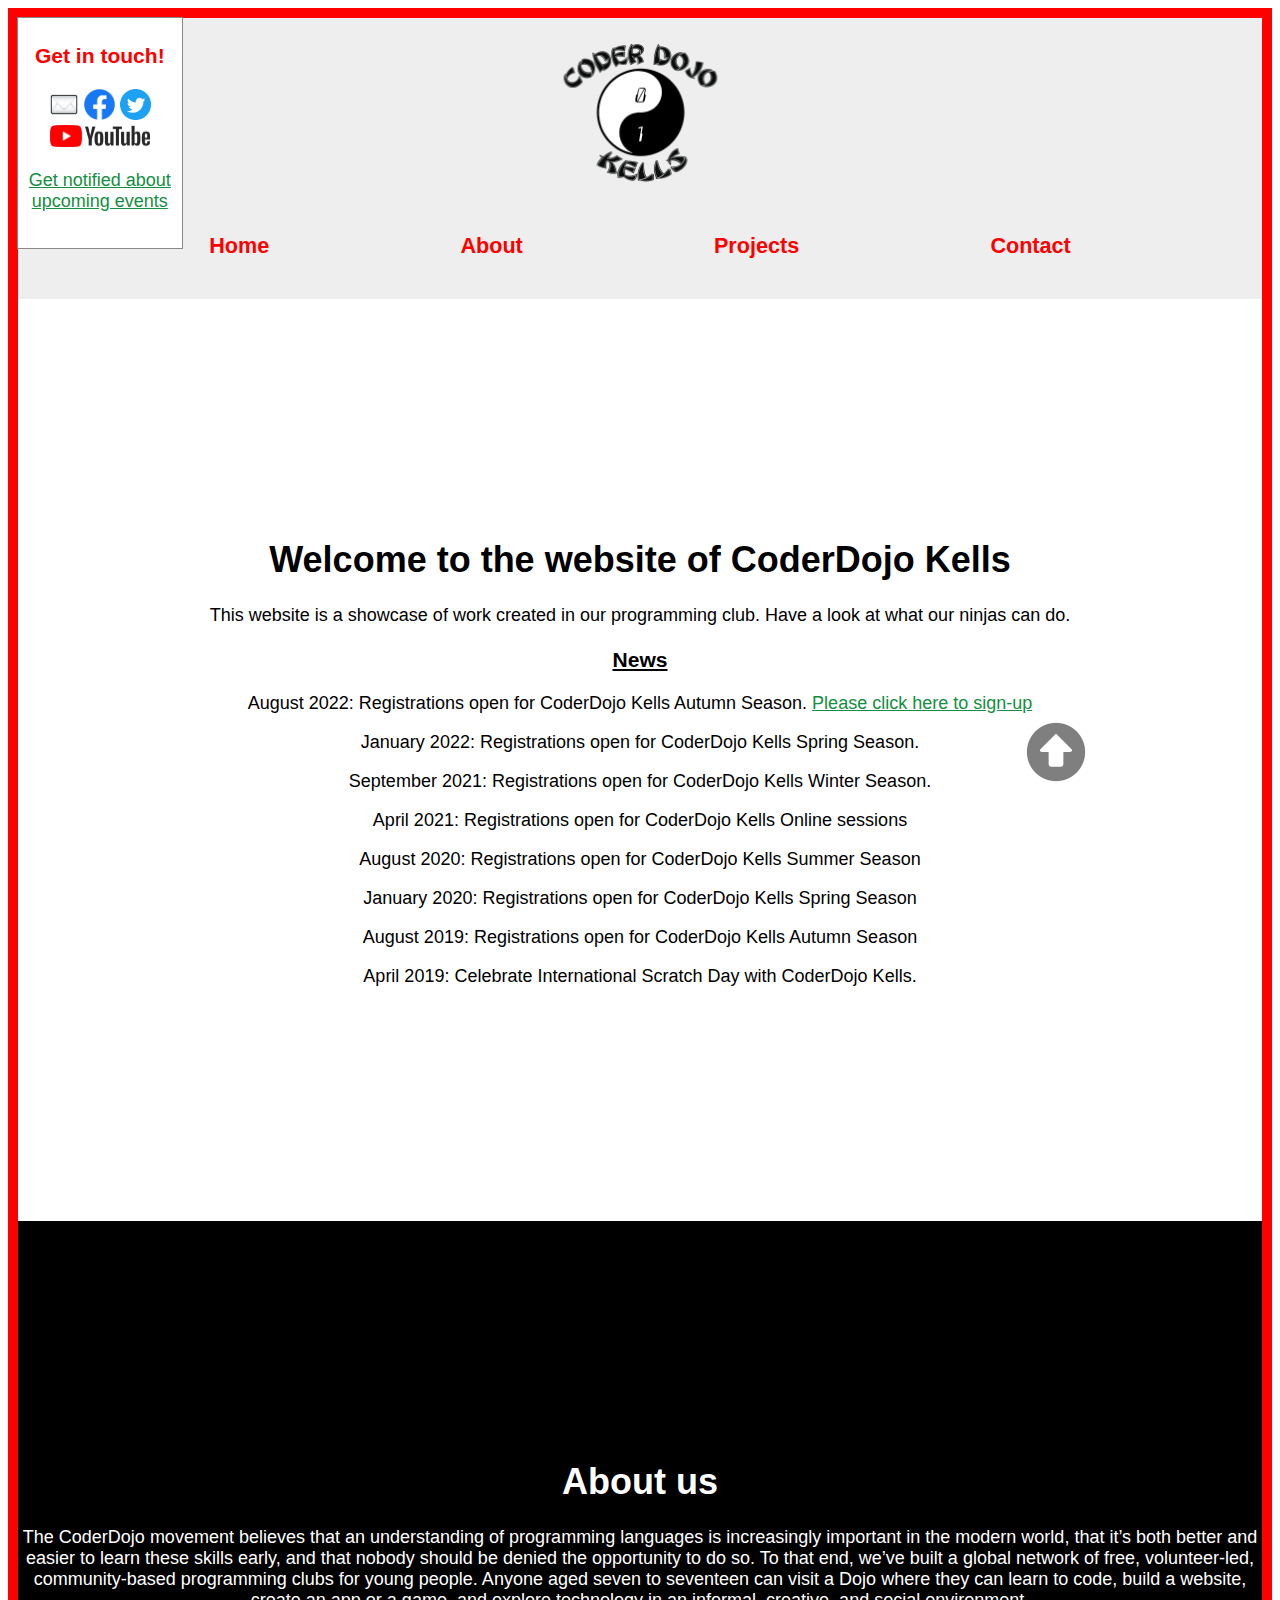
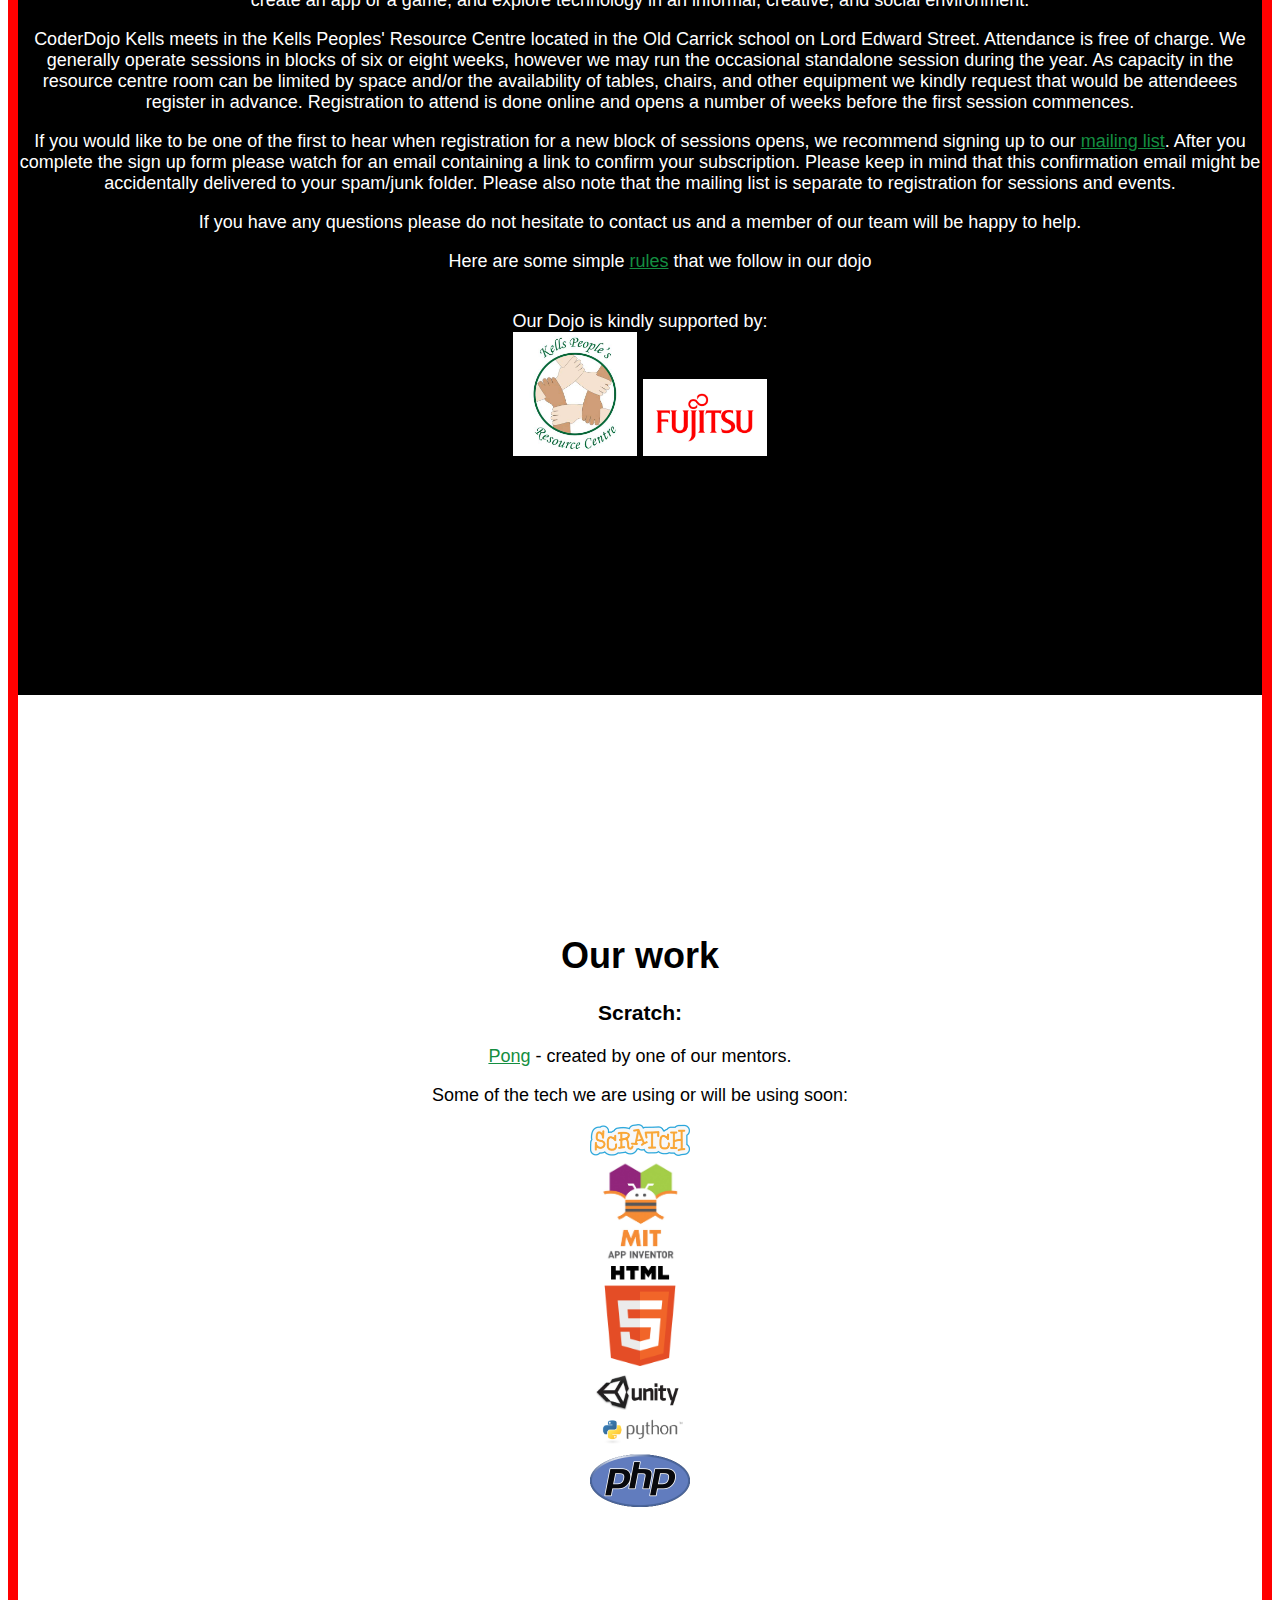
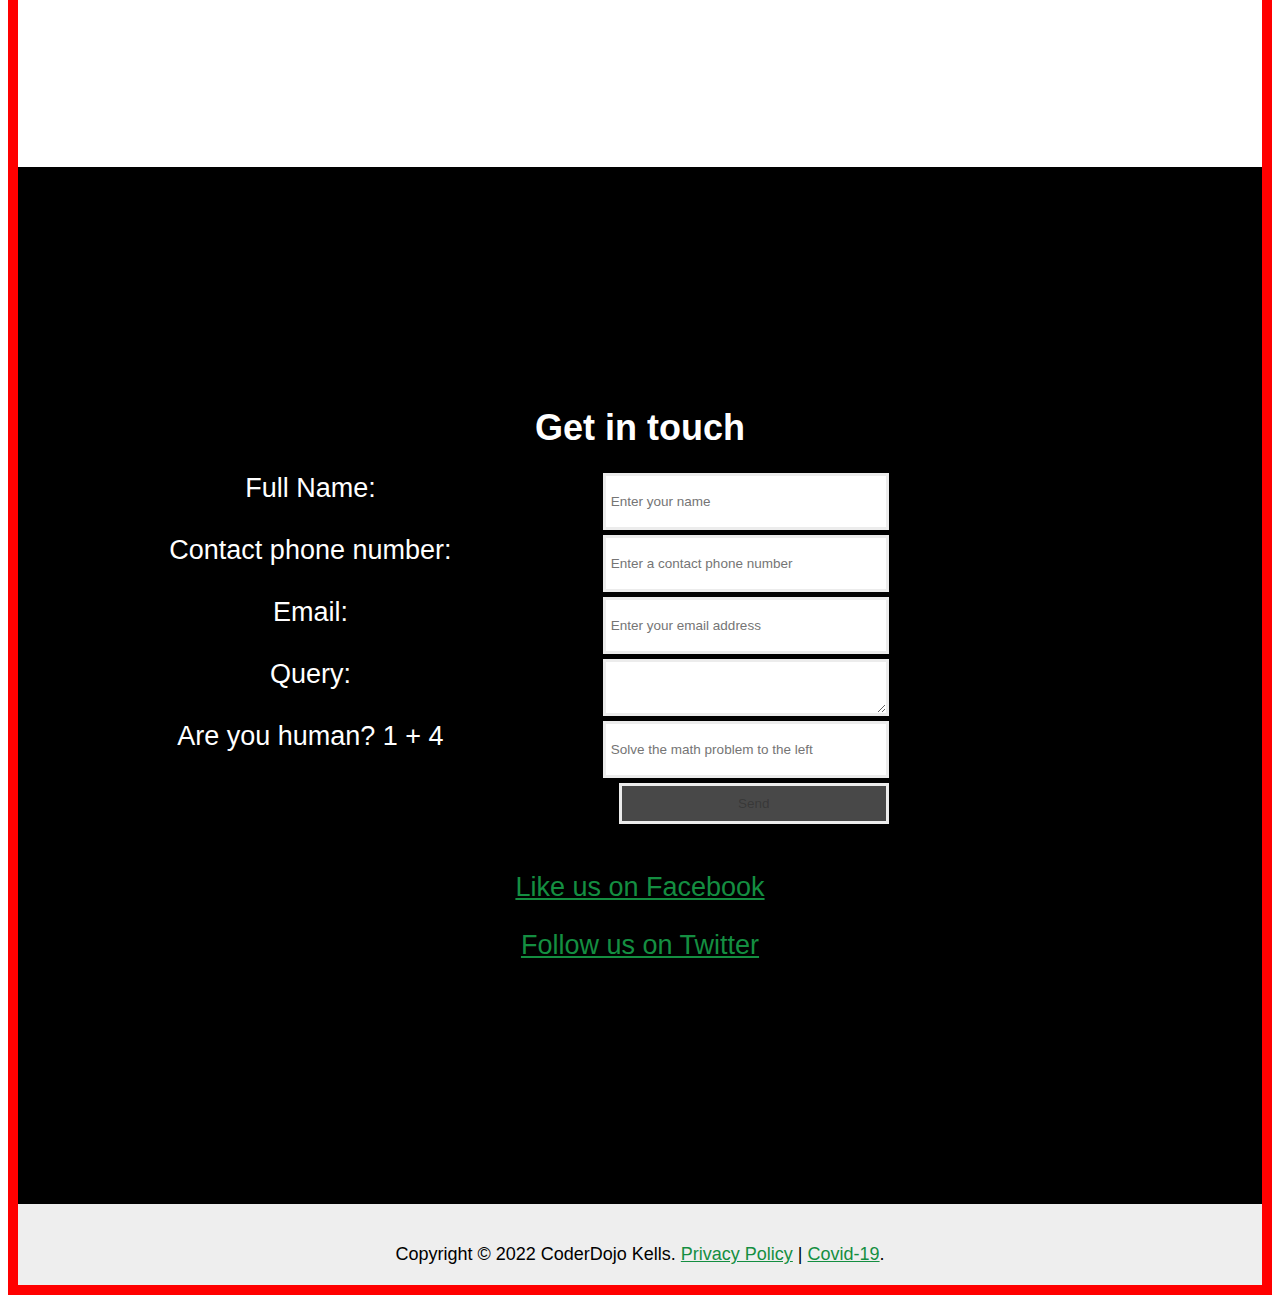
<file: index.html>
<!DOCTYPE html>
<html>
  <head>
    <meta charset="utf-8">
    <title>CoderDojo Kells</title>
    <link rel="stylesheet" href="css/main-style.css">
  </head>
  <body>

    <div class="grid-container">

      <div class="item1">
        <a name="top"></a>
        <img src="images/cdk_newlogo.png" alt="Kells Coder Dojo logo">

        <div id="socialbuttons">
          <h3> Get in touch! </h3>
          <a href="#contact"> <img src="images/mail.png" alt="email"></a>
          <a href="https://www.facebook.com/coderdojokells/" target="_blank"> <img src="images/facebook.png" alt="facebook" id="fbicon"></a>
          <a href="https://twitter.com/coderdojokells" target="_blank"> <img src="images/twitter.png" alt="twitter" id="ticon"></a>
          <br/>
          <a href="https://www.youtube.com/channel/UCpEz2GrlmHlRuWuXaYKVQ6g" target="_blank"> <img src="images/yt_logo_rgb_light.png" alt="youtube" id="yticon"></a>
          <p> <a href="subscribe.html" target="_blank">Get notified about upcoming events</a>  </p>
        </div>


      </div>

      <div class="item2" id="nav">
            <a href="#home">Home</a>
            <a href="#about">About</a>
            <a href="#projects">Projects</a>
            <a href="#contact">Contact</a>
      </div>

      <div class="item3">

        <div class="section" id="home"> <a name="home"></a>
          <h1>Welcome to the website of CoderDojo Kells</h1>

            <p>
              This website is a showcase of work created in our programming club. Have a look at
              what our ninjas can do.
          </p>

          <h3><u>News</u></h3>
          <p>
            August 2022: Registrations open for CoderDojo Kells Autumn Season.
            <a href="events/registration.html" target="_blank">Please click here to sign-up</a>
          </p>          
        <p>
          January 2022: Registrations open for CoderDojo Kells Spring Season.
        </p>
      <p>
        September 2021: Registrations open for CoderDojo Kells Winter Season.
      </p>

			<p>
          April 2021: Registrations open for CoderDojo Kells Online sessions
      </p>
       <p>
         August 2020: Registrations open for CoderDojo Kells Summer Season
      </p>
      <p>
       January 2020: Registrations open for CoderDojo Kells Spring Season
      </p>
		  <p>
          August 2019: Registrations open for CoderDojo Kells Autumn Season
       </p>
      <p>
         April 2019: Celebrate International Scratch Day with CoderDojo Kells.
      </p>

        </div>
        <div class="section" id="about"> <a name="about"></a>
          <h1>About us</h1>

          <p>
            The CoderDojo movement believes that an understanding of programming languages is increasingly important in the modern world, that it’s both better and easier to learn these skills early, and that nobody should be denied the opportunity to do so.
            To that end, we’ve built a global network of free, volunteer-led, community-based programming clubs for young people. Anyone aged seven to seventeen can visit a Dojo where they can learn to code, build a website, create an app or a game, and explore technology in an informal, creative, and social environment.
        </p>
        <p>
          CoderDojo Kells meets in the Kells Peoples' Resource Centre located in the Old Carrick school
          on Lord Edward Street. Attendance is free of charge. We generally operate sessions in blocks of six or eight weeks, however we may
		  run the occasional standalone session during the year. As capacity in the resource centre room can be limited
		  by space and/or the availability of tables, chairs, and other equipment we kindly request that would be attendeees register
		  in advance. Registration to attend is done online and opens a number of weeks before the first session commences.
        </p>
		<p>
		 If you would like to be one of the first to hear when registration for a new block of sessions opens, we recommend
		 signing up to our <a href="https://coderdojokells.com/subscribe.html" target="_blank">mailing list</a>. After you complete the sign up
		form please watch for an email containing a link to confirm your subscription. Please keep in mind that this confirmation email might be accidentally
		delivered to your spam/junk folder. Please also note that the mailing list is separate to registration for sessions and events.
		</p>
		<p>
		If you have any questions please do not hesitate to contact us and a member of our team will be happy to help.
		</p>

        <p>
          <ul>
            <!-- <li> <a href="docs/kcd_poster_autumn2018.jpg" target="_blank">Poster</a> containing details of current block of sessions. </li> -->
            <li> Here are some simple <a href="docs/kcd_rules.jpg" target="_blank">rules</a> that we follow in our dojo </li>
          </ul>
          <br>
          Our Dojo is kindly supported by:<br>
          <a href="http://kellsresourcecentre.ie/" target="_blank"> <img src="images/kprc_logo.jpg" alt="Kells Peoples' Resource Centre logo" class="supporterlogo"></a>
          <a href="https://www.fujitsu.com/ie/" target="_blank"><img src="images/fujitsu_logo.jpg" alt="Fujitsu logo" class="supporterlogo"></a>
          <!-- <a href="http://www.jetbrains.com" target="_blank"><img src="images/jetbrains-blackandwhite.png" alt="JetBrains logo" class="supporterlogo"></a> -->
        </p>

        </div>
        <div class="section" id="projects"> <a name="projects"></a>
          <h1>Our work</h1>

          <!-- <iframe allowtransparency="true" width="485" height="402" src="//scratch.mit.edu/projects/embed/219456310/?autostart=false" frameborder="0" allowfullscreen></iframe> -->
          <h3>Scratch: </h3>
          <p>
            <a href="//scratch.mit.edu/projects/embed/219456310/?autostart=false" target="_blank">Pong</a> - created by one
            of our mentors.
          </p>
          <p>
            Some of the tech we are using or will be using soon: <br>
            <div class="techlogo"> <img src="images/tools/scratch-logo.png" alt="Scratch logo"> </div>
            <div class="techlogo"> <img src="images/tools/appinventor.jpg" alt="App Inventor logo"> </div>
            <div class="techlogo"> <img src="images/tools/html5-logo.png" alt="HTML 5 logo"> </div>
            <div class="techlogo"> <img src="images/tools/unityenginelogo.jpg" alt="Unity Engine logo"> </div>
            <div class="techlogo"> <img src="images/tools/python-logo.png" alt="Python logo"> </div>
            <div class="techlogo"> <img src="images/tools/php-logo.png" alt="PHP logo"> </div>
          </p>
          <p>&nbsp; </p>
        </div>

        <div class="section" id="contact"> <a name="contact"></a>
          <h1>Get in touch</h1>

          <div class="contact-panel">
            <form class="contact-form" action="javascript:sendMail();" autocomplete="off">
              <label for="fullname">Full Name: </label>
              <input type="text" name="fullname" id="fullname" placeholder="Enter your name">
              <br/><br/>

              <label for="phone">Contact phone number: </label>
              <input type="text" name="phone" id="phone" placeholder="Enter a contact phone number">
              <br/><br/>

              <label for="email">Email: </label>
              <input type="text" name="email" id="email" placeholder="Enter your email address">
              <br/><br/>

              <label for="message">Query: </label>
              <textarea type="text" name="message" id="message"> </textarea>

              <br/><br/>

              <label for="captcha">Are you human? <span id="captcha-problem"></span></label>
              <input type="text" name="captcha" id="captcha" placeholder="Solve the math problem to the left">
              <input type="hidden" name="captcha-qu1" id="captcha-qu1">
              <input type="hidden" name="captcha-qu2" id="captcha-qu2">


              <br/><br/>
              <input type="submit" name="submit-query" id="submit-query" value="Send" disabled>
            </form>

            <br/><br/>

            <span id="sendstatus"></span>

            <p> <a href="https://www.facebook.com/coderdojokells" target="_blank">Like us on Facebook</a> </p>
            <p> <a href="https://www.twitter.com/coderdojokells" target="_blank">Follow us on Twitter</a> </p>
          </div>
<!--
          <div class="contact-panel">
            <p>Kells Peoples' Resource Centre</p>
            <p>Old Carrick School</p>
            <p>Lord Edward Street</p>
            <p>Kells</p>
            <p>County Meath</p>
          </div> -->


        </div>

        <a href="#top"> <div id="backbtn"> </div> </a>

      </div>

      <div class="item4">
      Copyright &copy; 2022 CoderDojo Kells. <a href="resources/privacy.html" target="_blank">Privacy Policy</a> | <a href="resources/covid.html" target="_blank">Covid-19</a>.
      </div>

    </div>

    <script type="text/javascript" src="https://code.jquery.com/jquery-3.3.1.min.js"></script>
    <script type="text/javascript" src="js-script.js"></script>
  </body>
</html>
</file>
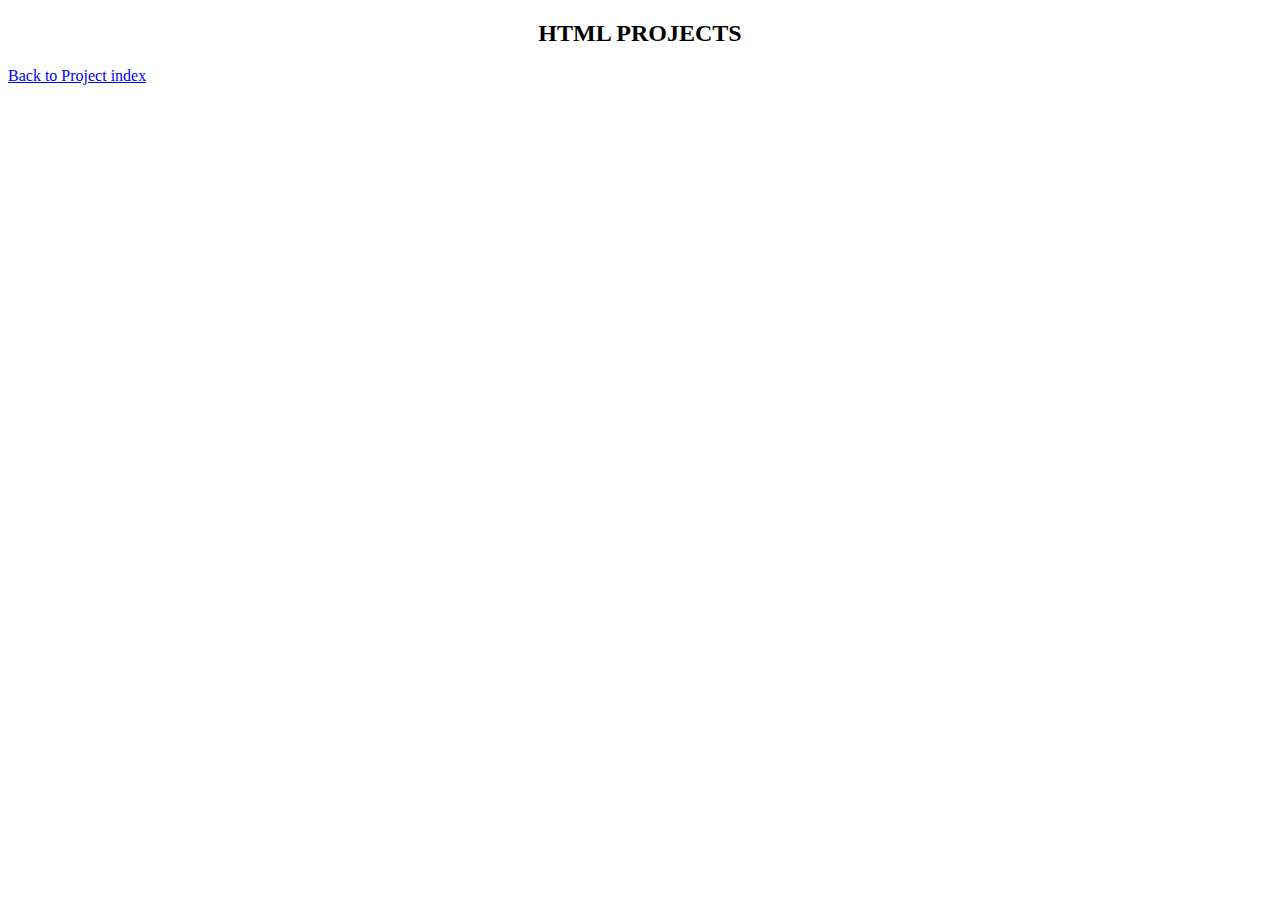
<file: projects/html/index.html>
<!DOCTYPE html>
<html lang="en" dir="ltr">
  <head>
    <meta charset="utf-8">
    <title>HTML Projects</title>
    <style media="screen">
      h2{
        text-align: center;
        text-transform: uppercase;
      }
    </style>
  </head>
  <body>
    <h2>HTML Projects</h2>

    <p> <a href="http://projects.coderdojokells.com">Back to Project index</a> </p>
  </body>
</html>
</file>
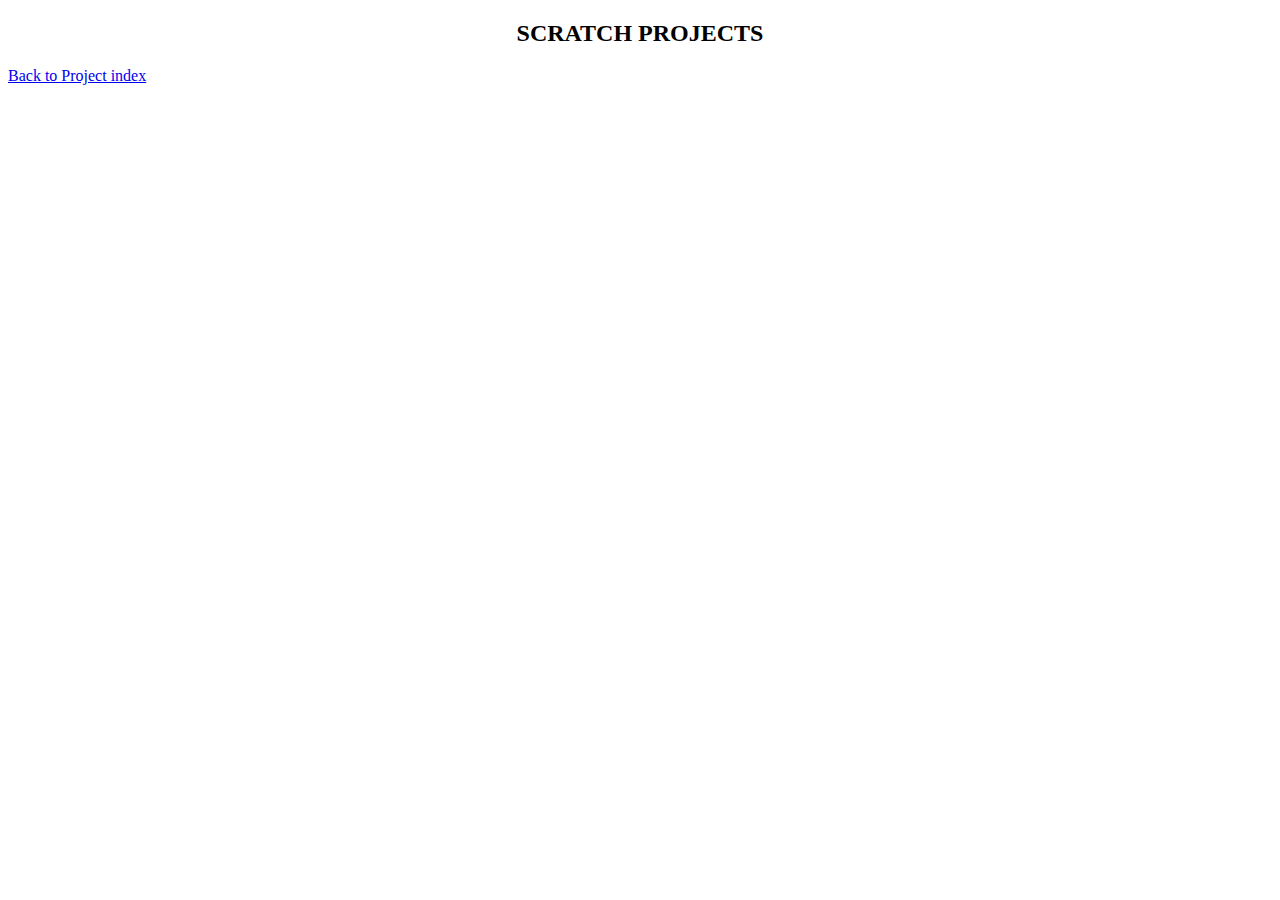
<file: projects/scratch/index.html>
<!DOCTYPE html>
<html lang="en" dir="ltr">
  <head>
    <meta charset="utf-8">
    <title>Scratch Projects</title>
    <style media="screen">
      h2{
        text-align: center;
        text-transform: uppercase;
      }
    </style>
  </head>
  <body>
    <h2>Scratch Projects</h2>

    <p> <a href="http://projects.coderdojokells.com">Back to Project index</a> </p>
  </body>
</html>
</file>
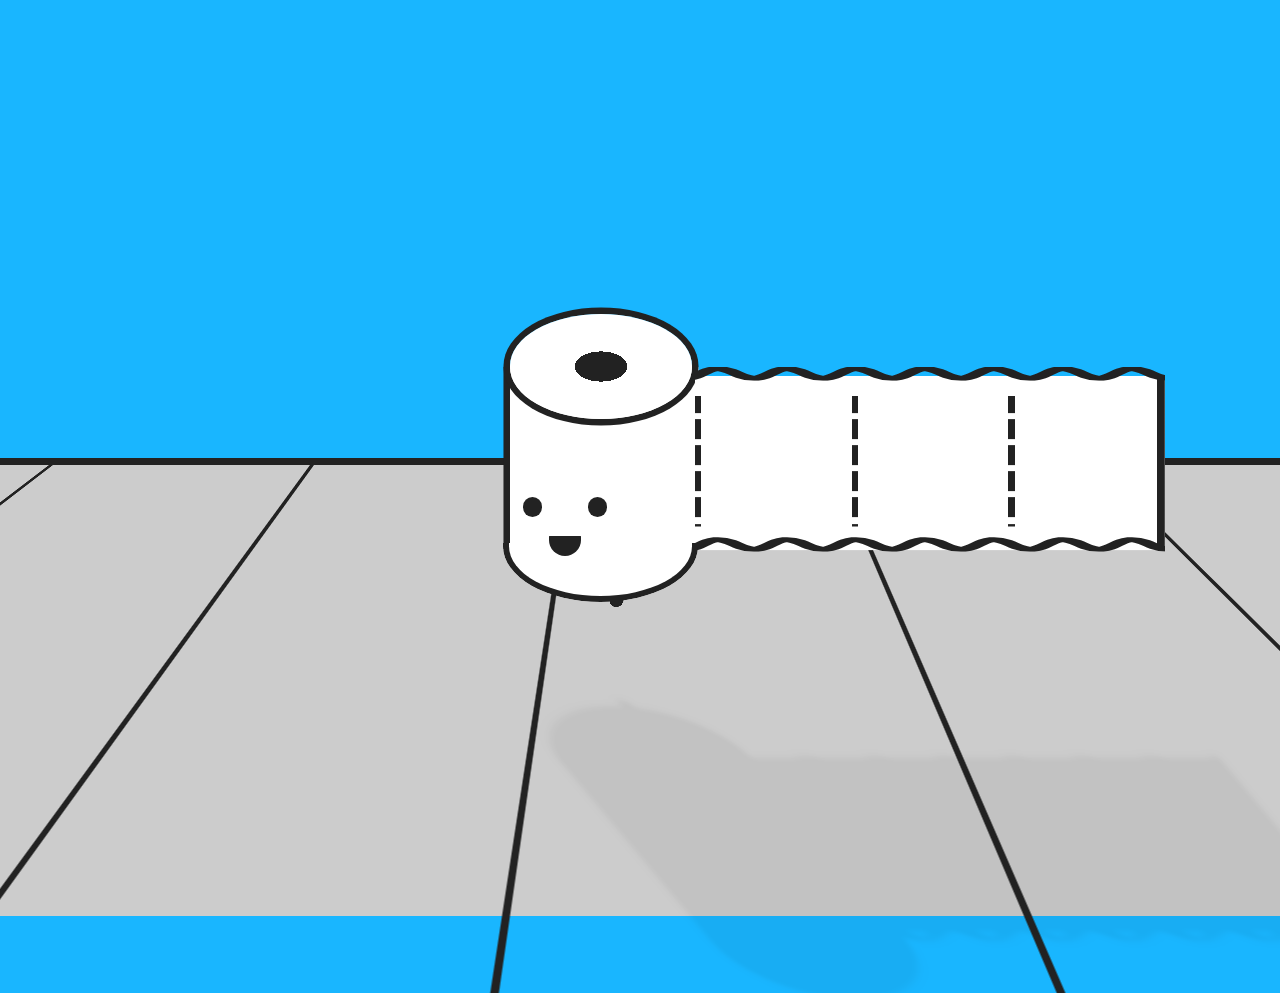
<file: projects/html/tp/index.html>
<html>
<head>
<title>Toilet Paper Chase</title>
<link href="style.css" rel="stylesheet" type="text/css">
</head>
<body>

<!-- HAML 
#sidewalk
 .lines
-2.times do
 .wrap
  .roll
   .body
    .face
     .eye
     .mouth
    .paper
   -2.times do
    .leg
     .inner
      -30.times do
       .segment
-->

<div id='sidewalk'>
  <div class='lines'></div>
</div>
<div class='wrap'>
  <div class='roll'>
    <div class='body'>
      <div class='face'>
        <div class='eye'></div>
        <div class='mouth'></div>
      </div>
      <div class='paper'></div>
    </div>
    <div class='leg'>
      <div class='inner'>
        <div class='segment'></div>
        <div class='segment'></div>
        <div class='segment'></div>
        <div class='segment'></div>
        <div class='segment'></div>
        <div class='segment'></div>
        <div class='segment'></div>
        <div class='segment'></div>
        <div class='segment'></div>
        <div class='segment'></div>
        <div class='segment'></div>
        <div class='segment'></div>
        <div class='segment'></div>
        <div class='segment'></div>
        <div class='segment'></div>
        <div class='segment'></div>
        <div class='segment'></div>
        <div class='segment'></div>
        <div class='segment'></div>
        <div class='segment'></div>
        <div class='segment'></div>
        <div class='segment'></div>
        <div class='segment'></div>
        <div class='segment'></div>
        <div class='segment'></div>
        <div class='segment'></div>
        <div class='segment'></div>
        <div class='segment'></div>
        <div class='segment'></div>
        <div class='segment'></div>
      </div>
    </div>
    <div class='leg'>
      <div class='inner'>
        <div class='segment'></div>
        <div class='segment'></div>
        <div class='segment'></div>
        <div class='segment'></div>
        <div class='segment'></div>
        <div class='segment'></div>
        <div class='segment'></div>
        <div class='segment'></div>
        <div class='segment'></div>
        <div class='segment'></div>
        <div class='segment'></div>
        <div class='segment'></div>
        <div class='segment'></div>
        <div class='segment'></div>
        <div class='segment'></div>
        <div class='segment'></div>
        <div class='segment'></div>
        <div class='segment'></div>
        <div class='segment'></div>
        <div class='segment'></div>
        <div class='segment'></div>
        <div class='segment'></div>
        <div class='segment'></div>
        <div class='segment'></div>
        <div class='segment'></div>
        <div class='segment'></div>
        <div class='segment'></div>
        <div class='segment'></div>
        <div class='segment'></div>
        <div class='segment'></div>
      </div>
    </div>
  </div>
</div>
<div class='wrap'>
  <div class='roll'>
    <div class='body'>
      <div class='face'>
        <div class='eye'></div>
        <div class='mouth'></div>
      </div>
      <div class='paper'></div>
    </div>
    <div class='leg'>
      <div class='inner'>
        <div class='segment'></div>
        <div class='segment'></div>
        <div class='segment'></div>
        <div class='segment'></div>
        <div class='segment'></div>
        <div class='segment'></div>
        <div class='segment'></div>
        <div class='segment'></div>
        <div class='segment'></div>
        <div class='segment'></div>
        <div class='segment'></div>
        <div class='segment'></div>
        <div class='segment'></div>
        <div class='segment'></div>
        <div class='segment'></div>
        <div class='segment'></div>
        <div class='segment'></div>
        <div class='segment'></div>
        <div class='segment'></div>
        <div class='segment'></div>
        <div class='segment'></div>
        <div class='segment'></div>
        <div class='segment'></div>
        <div class='segment'></div>
        <div class='segment'></div>
        <div class='segment'></div>
        <div class='segment'></div>
        <div class='segment'></div>
        <div class='segment'></div>
        <div class='segment'></div>
      </div>
    </div>
    <div class='leg'>
      <div class='inner'>
        <div class='segment'></div>
        <div class='segment'></div>
        <div class='segment'></div>
        <div class='segment'></div>
        <div class='segment'></div>
        <div class='segment'></div>
        <div class='segment'></div>
        <div class='segment'></div>
        <div class='segment'></div>
        <div class='segment'></div>
        <div class='segment'></div>
        <div class='segment'></div>
        <div class='segment'></div>
        <div class='segment'></div>
        <div class='segment'></div>
        <div class='segment'></div>
        <div class='segment'></div>
        <div class='segment'></div>
        <div class='segment'></div>
        <div class='segment'></div>
        <div class='segment'></div>
        <div class='segment'></div>
        <div class='segment'></div>
        <div class='segment'></div>
        <div class='segment'></div>
        <div class='segment'></div>
        <div class='segment'></div>
        <div class='segment'></div>
        <div class='segment'></div>
        <div class='segment'></div>
      </div>
    </div>
  </div>
</div>



<div style="font-size:10pt;font-family:Sans-serif"><a href="https://codepen.io/cobra_winfrey/pen/gOpzozo" target="_blank">Credit to Adam Kuhn</a></div>
</body>

</html>
</file>
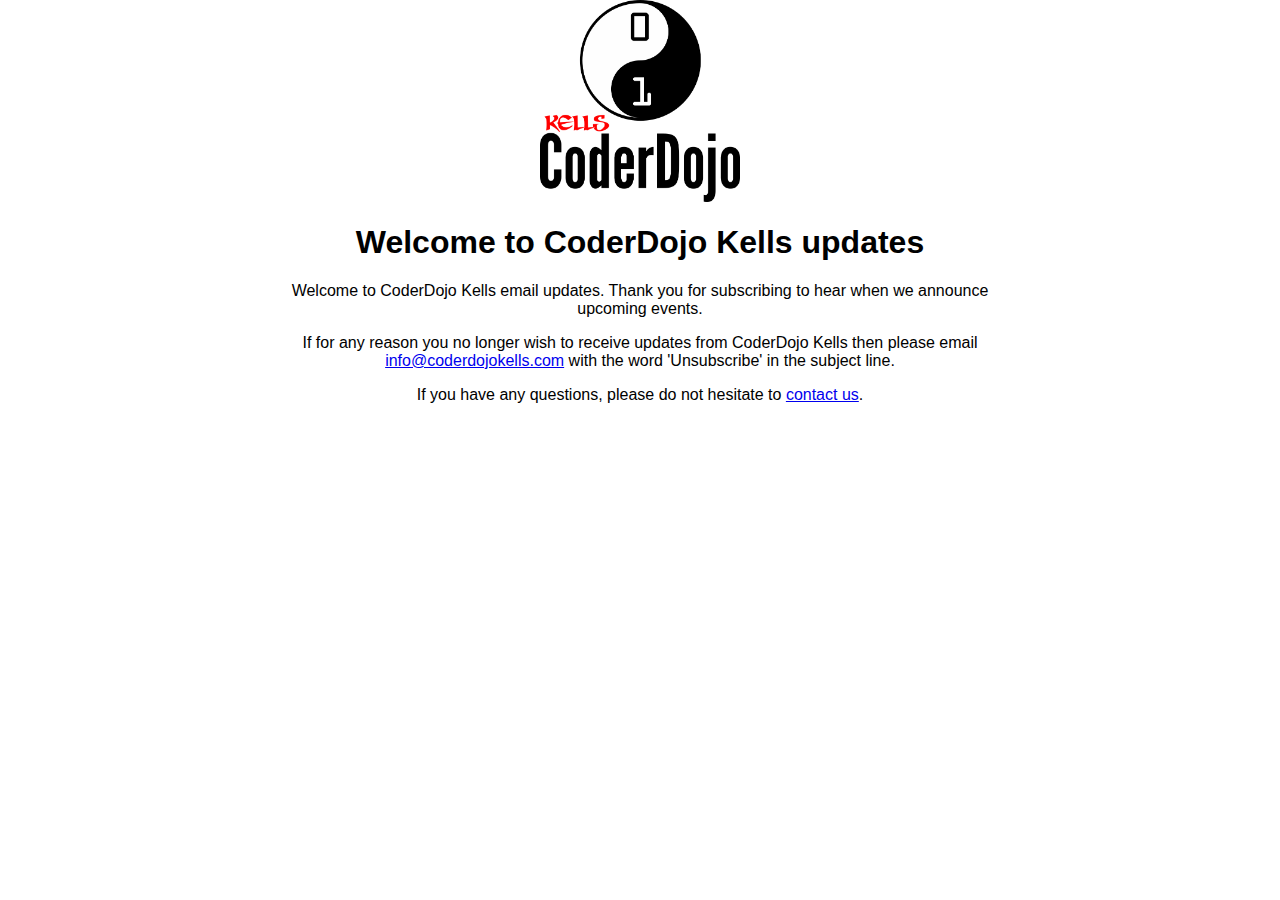
<file: confirmation.html>
<!DOCTYPE html>
<html lang="en" dir="ltr">
  <head>
    <meta charset="utf-8">
    <title>CoderDojo Kells update subscription confirmed</title>
    <link rel="stylesheet" href="../css/event-style.css">
  </head>
  <body>

    <div id="registration-page">
      <img src="images/kdc_logo.png" alt="Kells Coder Dojo logo" id="logo">

      <h1>Welcome to CoderDojo Kells updates</h1>

    <div id="registration-form">
      <p>
        Welcome to CoderDojo Kells email updates. Thank you for subscribing to
        hear when we announce upcoming events.
      </p>
      <p>
        If for any reason you no longer wish to receive updates from CoderDojo Kells
        then please email <a href="mailto:info@coderdojokells.com?subject=Unsubscribe">info@coderdojokells.com</a>
        with the word 'Unsubscribe' in the subject line.
      </p>

    </div>

      <p>If you have any questions, please do not hesitate to
        <a href="https://www.coderdojokells.com#contact.html" target="_blank">contact us</a>.
         <!-- <a href="mailto:info@coderdojokells.com?Subject=Scratch Day 2019&cc=kprceugene@gmail.com">info@coderdojokells.com</a>. -->
       </p>

    </div>

  </body>
</html>
</file>
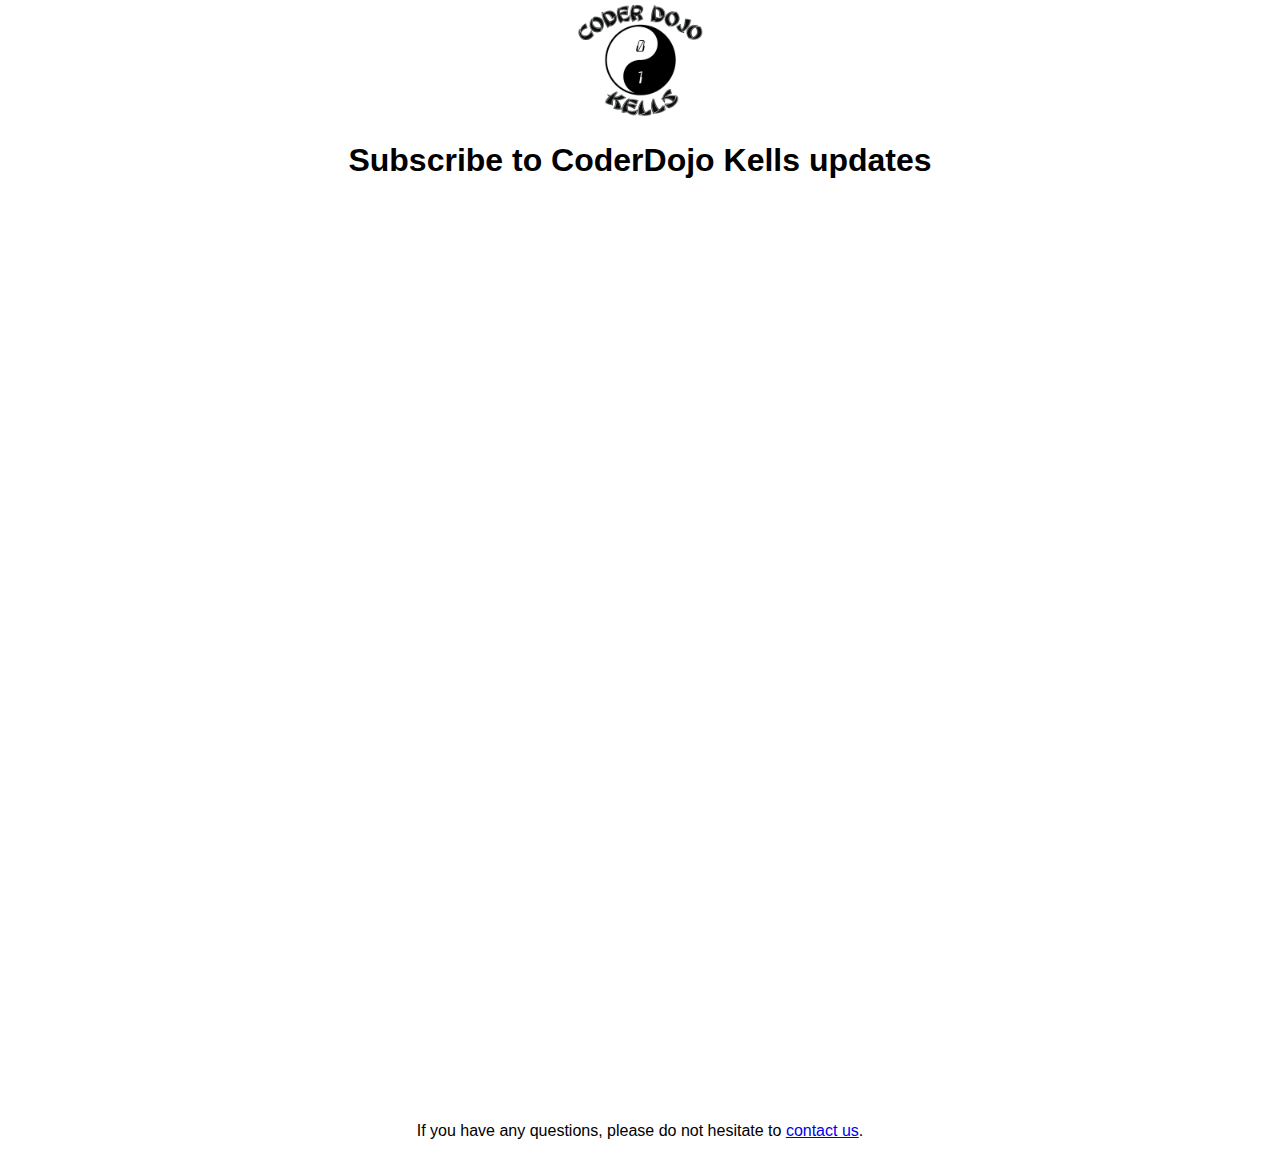
<file: subscribe.html>
<!DOCTYPE html>
<html lang="en" dir="ltr">
  <head>
    <meta charset="utf-8">
    <title>Subscribe to CoderDojo Kells updates</title>
    <link rel="stylesheet" href="css/event-style.css">
  </head>
  <body>

  <div id="registration-page">
    <img src="images/cdk_newlogo.png" alt="CoderDojo Kells logo" id="logo">

    <h1>Subscribe to CoderDojo Kells updates</h1>

  <div id="registration-form">
    <iframe src="https://docs.google.com/forms/d/e/1FAIpQLSc-RNd4sgdUdma7zcwKkTCECXipBoaLM6EYAiMh6a2VQZFngQ/viewform?embedded=true" width="640" height="901" frameborder="0" marginheight="0" marginwidth="0">Loading…</iframe>
  </div>

    <p>If you have any questions, please do not hesitate to
      <a href="https://www.coderdojokells.com#contact" target="_blank">contact us</a>.
       <!-- <a href="mailto:info@coderdojokells.com?Subject=Scratch Day 2019&cc=kprceugene@gmail.com">info@coderdojokells.com</a>. -->
     </p>

  </div>

  </body>
</html>
</file>
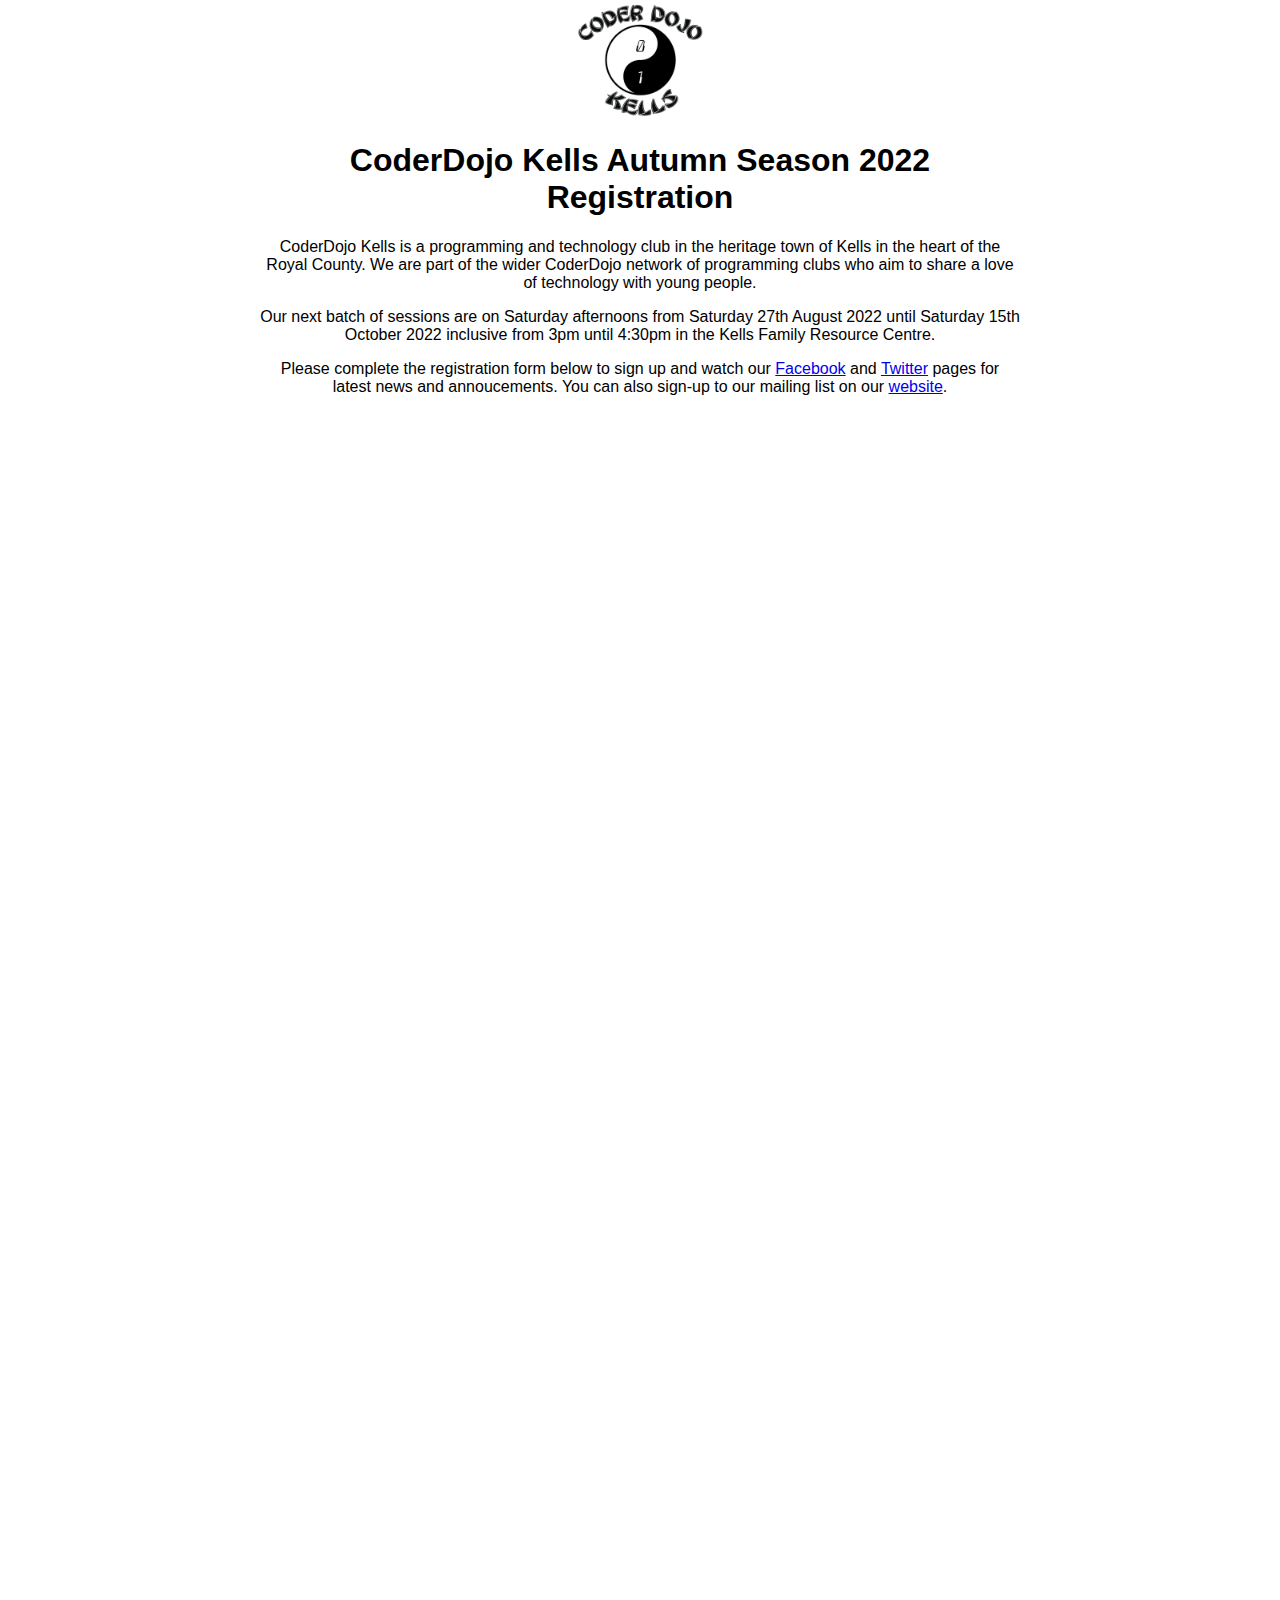
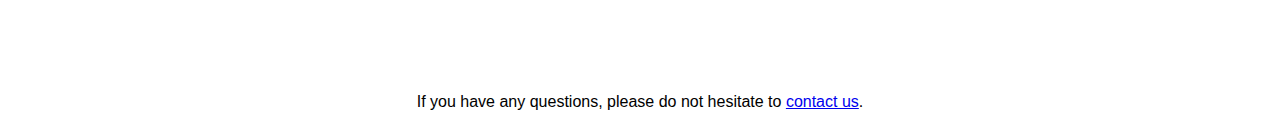
<file: events/registration.html>
<!DOCTYPE html>
<html lang="en" dir="ltr">
  <head>
    <meta charset="utf-8">
    <title>CoderDojo Kells Autumn Season 2022</title>
    <link rel="stylesheet" href="../css/event-style.css">
  </head>
  <body>

    <div id="registration-page">

      <img src="../images/cdk_newlogo.png" alt="CoderDojo Kells logo" id="logo">

      <h1>CoderDojo Kells Autumn Season 2022 Registration</h1>

      <p>
        CoderDojo Kells is a programming and technology club in the
        heritage town of Kells in the heart of the Royal County. We are
        part of the wider CoderDojo network of programming clubs who aim
        to share a love of technology with young people.
      </p>

      <p>
        Our next batch of sessions are on Saturday afternoons from Saturday 27th August 2022 until Saturday 15th October 2022
        inclusive from 3pm until 4:30pm in the Kells Family Resource Centre.
      </p>

      <p>
        Please complete the registration form below to sign up and watch our
        <a href="https://www.facebook.com/coderdojokells/" target="_blank">Facebook</a>
        and <a href="https://twitter.com/coderdojokells" target="_blank">Twitter</a> pages
        for latest news and annoucements. You can also sign-up to our mailing list on our <a href="https://www.coderdojokells.com/subscribe.html" target="_blank">website</a>.
      </p>

  <div id="registration-form">
    <iframe src="https://docs.google.com/forms/d/e/1FAIpQLSfn_mS4HehxHciSnDIp1wWWnIZ3No1v1HnAuGyRoNRuzAQHvg/viewform?embedded=true" width="640" height="1261" frameborder="0" marginheight="0" marginwidth="0">Loading…</iframe>
  </div>



  <p>If you have any questions, please do not hesitate to
    <a href="https://www.coderdojokells.com#contact" target="_blank">contact us</a>.
     <!-- <a href="mailto:info@coderdojokells.com?Subject=Scratch Day 2019&cc=kprceugene@gmail.com">info@coderdojokells.com</a>. -->
   </p>



    </div>


  </body>
</html>
</file>
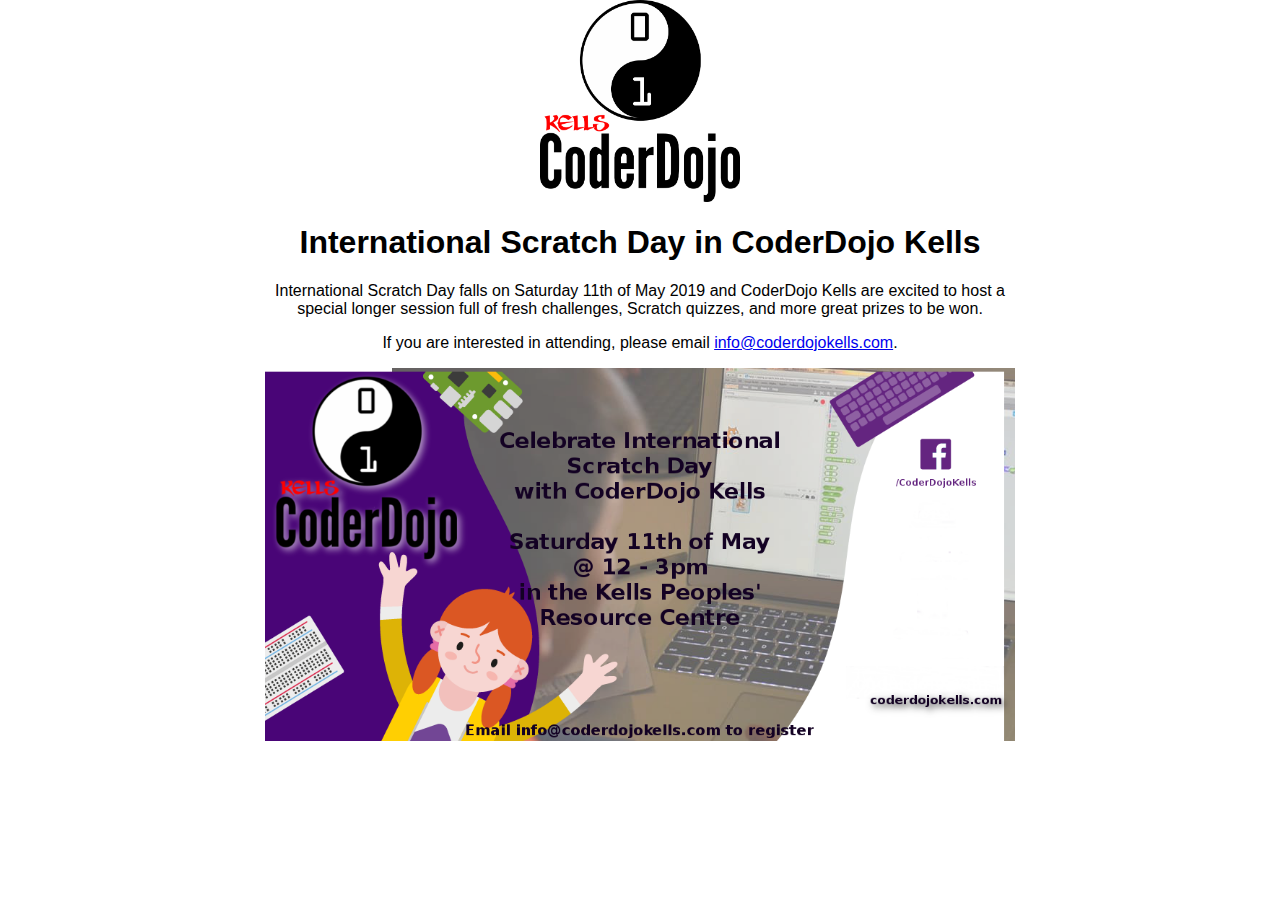
<file: events/scratchday-2019.html>
<!DOCTYPE html>
<html lang="en" dir="ltr">
  <head>
    <meta charset="utf-8">
    <title>Scratch Day Event in CoderDojo Kells</title>
    <link rel="stylesheet" href="../css/event-style.css">
  </head>
  <body>

  <div id="event-page">

    <img src="../images/kdc_logo.png" alt="Kells Coder Dojo logo" id="logo">

    <h1>International Scratch Day in CoderDojo Kells</h1>

    <p>International Scratch Day falls on Saturday 11th of May 2019 and
    CoderDojo Kells are excited to host a special longer session full
  of fresh challenges, Scratch quizzes, and more great prizes to be won.
</p>

<p>If you are interested in attending, please email
   <a href="mailto:info@coderdojokells.com?Subject=Scratch Day 2019&cc=kprceugene@gmail.com">info@coderdojokells.com</a>.
 </p>

  <p>
    <img src="../images/scratchday_event.png" alt="Scratch Day 2019" id="eventbanner">
  </p>


  </div>

  </body>
</html>
</file>
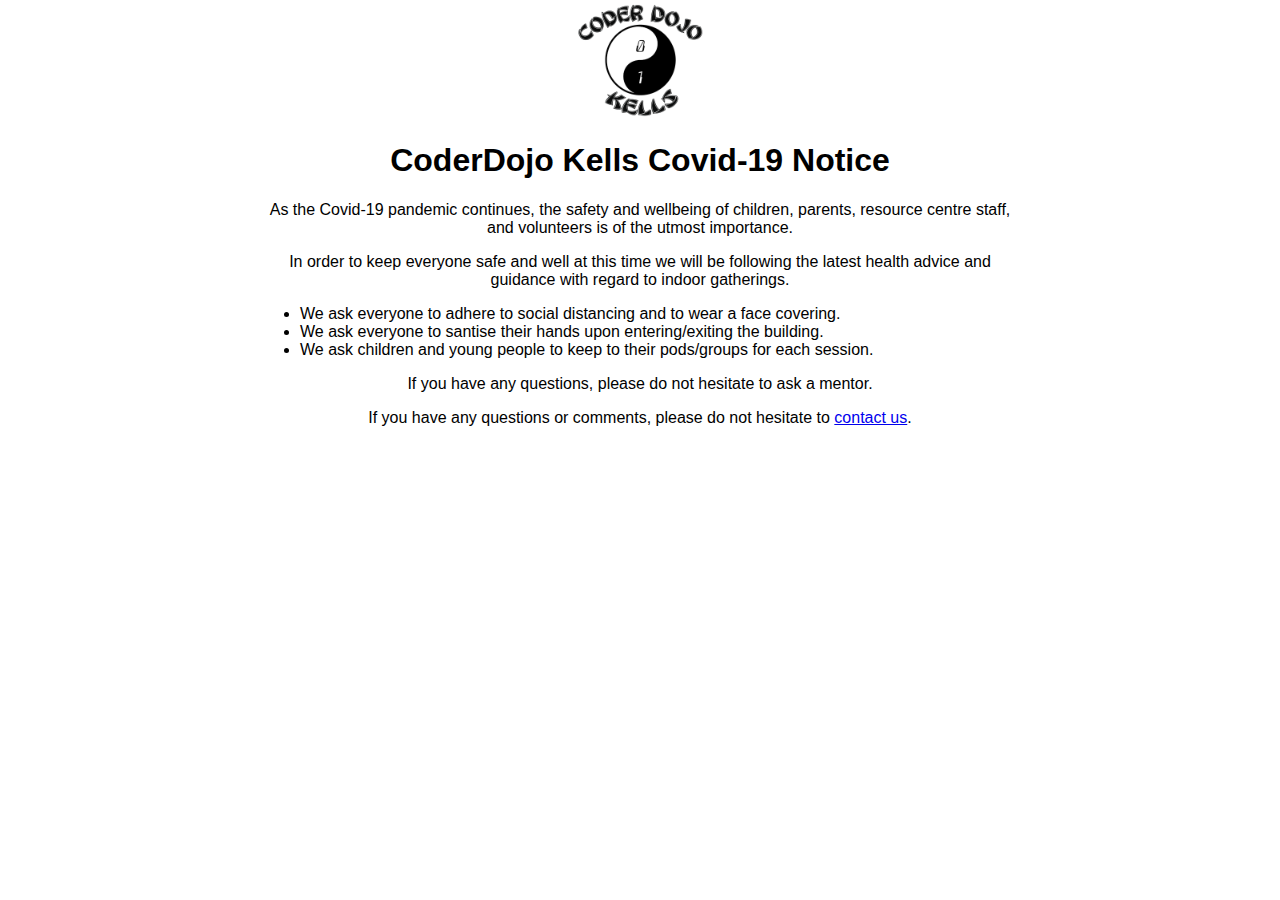
<file: resources/covid.html>
<!DOCTYPE html>
<html lang="en" dir="ltr">
  <head>
    <meta charset="utf-8">
    <title>CoderDojo Kells Covid-19 Notice</title>
    <link rel="stylesheet" href="../css/event-style.css">
  </head>
  <body>

    <div id="registration-page">

      <img src="../images/cdk_newlogo.png" alt="Kells Coder Dojo logo" id="logo">

      <h1>CoderDojo Kells Covid-19 Notice</h1>

  <p>
    As the Covid-19 pandemic continues, the safety and wellbeing of children, parents, 
    resource centre staff, and volunteers is of the utmost importance. 
  </p>
  <p>
    In order to keep everyone safe and well at this time we will be following the latest 
    health advice and guidance with regard to indoor gatherings. 
  </p>

  <ul>
      <li>We ask everyone to adhere to social distancing and to wear a face covering. </li>
      <li>We ask everyone to santise their hands upon entering/exiting the building. </li>
      <li>We ask children and young people to keep to their pods/groups for each session. </li>
  </ul>

<p>If you have any questions, please do not hesitate to ask a mentor. </p>  


  <p>If you have any questions or comments, please do not hesitate to
    <a href="https://www.coderdojokells.com#contact" target="_blank">contact us</a>.
   </p>



    </div>

  </body>
</html>
</file>
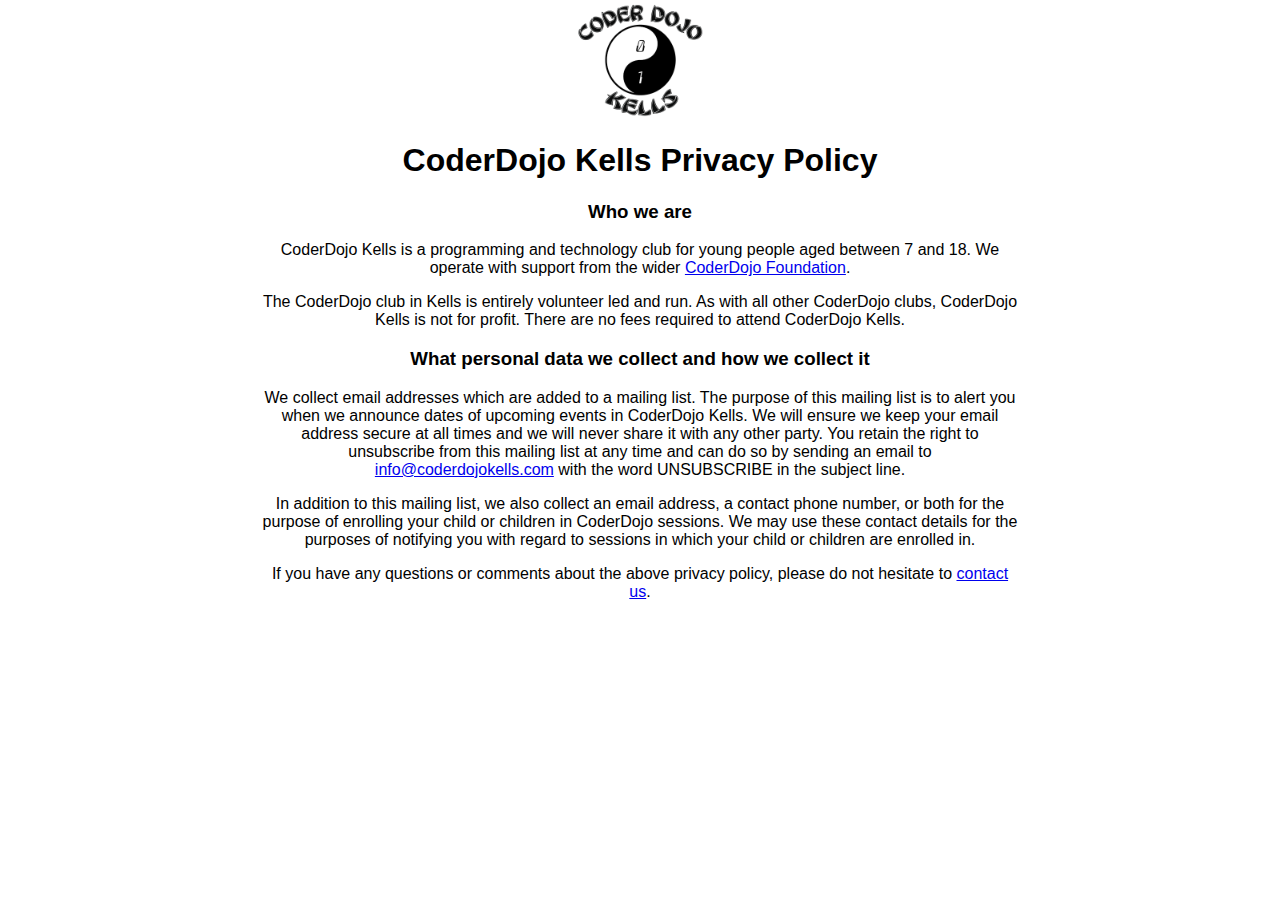
<file: resources/privacy.html>
<!DOCTYPE html>
<html lang="en" dir="ltr">
  <head>
    <meta charset="utf-8">
    <title>CoderDojo Kells Privacy Policy</title>
    <link rel="stylesheet" href="../css/event-style.css">
  </head>
  <body>

    <div id="registration-page">

      <img src="../images/cdk_newlogo.png" alt="Kells Coder Dojo logo" id="logo">

      <h1>CoderDojo Kells Privacy Policy</h1>

  <h3>Who we are</h3>

  <p>
    CoderDojo Kells is a programming and technology club for young people
    aged between 7 and 18. We operate with support from the wider
    <a href="https://coderdojo.com" target="_blank">CoderDojo Foundation</a>.
  </p>
  <p>
    The CoderDojo club in Kells is entirely volunteer led and run. As with all
    other CoderDojo clubs, CoderDojo Kells is not for profit. There are no fees
    required to attend CoderDojo Kells.
  </p>

  <h3>What personal data we collect and how we collect it</h3>

  <p>
  We collect email addresses which are added to a mailing list. The purpose
  of this mailing list is to alert you when we announce dates of upcoming events
  in CoderDojo Kells. We will ensure we keep your email address secure at all times
  and we will never share it with any other party. You retain the right to unsubscribe
  from this mailing list at any time and can do so by sending an email to
  <a href="mailto:info@coderdojokells.com?subject=UNSUBSCRIBE">info@coderdojokells.com</a>
  with the word UNSUBSCRIBE in the subject line.
  </p>

  <p>
  In addition to this mailing list, we also collect an email address, a contact phone number, or both
  for the purpose of enrolling your child or children in CoderDojo sessions. We may use these contact
  details for the purposes of notifying you with regard to sessions in which your child or children are
  enrolled in.
  </p>

  <p>If you have any questions or comments about the above privacy policy, please do not hesitate to
    <a href="https://www.coderdojokells.com#contact" target="_blank">contact us</a>.
   </p>



    </div>

  </body>
</html>
</file>
<file: css/main-style.css>
/* .item5 { grid-area: social; } */
.item1 { grid-area: header; }
.item2 { grid-area: menu; }
.item3 { grid-area: body; }
.item4 { grid-area: footer; }

.grid-container{
  display: grid;
  grid-template-areas:
    'header header header header header header'
    'menu menu menu menu menu menu'
    'body body body body body body'
    'footer footer footer footer footer footer';
  grid-gap: 0px;
  background-color: #ff0000;
  /* color: #000; */
  padding: 10px;
}

.grid-container > div {
  background-color: #eee;
  text-align: center;
  padding: 20px 0;
  font-size: 18px;
  font-family: Verdana, sans-serif;
}

/* Global */
a{
  color: #148E41;
}

/* Header */
.item1 img{
  width: 20%;
}

/* Navigation */

#nav {
 display:flex;
 justify-content:space-evenly;
}

.item2 ul, .item3 ul{
  list-style-type: none;
}

.item2 li{
  display: inline;
}

.item2 a{
  text-decoration: none;
  color: #ff0000;
  font-weight: bold;
  font-size: 1.2em;
}

@media all and (max-width:600px){
  .item2 a{
    font-size: .8em;
  }
}

/* Social */
#socialbuttons{
  width: 12%;
  height: 220px;
  padding: 5px;
  background-color: #fff; /*allowtransparency;*/
  position: fixed;
  top: 17px;
  left: 17px;
  border: solid .5px #888;
  color: red;
}

#yticon{
  width: 100px;
}

.item5 #socialbuttons img{
  width: 50px;
  opacity: 1;
}


/* Body / Content */

.section{
  width: 100%;
  padding: 20px;
  padding: 12em 0 12em 0;
}

#home, #projects{
  background: #ffffff;
  color: #000000;
}

#about, #contact{
  background: #000000;
  color: #ffffff;
}

.supporterlogo{
  width: 10%;
}

.techlogo{
  width: 100%;
  float: left;
}

.techlogo img{
  width: 100px;
}

.contact-form input, textarea{
  float: right;
  margin-right: 30%;
  padding: 5px;
  height: 3em;
  width: 20em;
  border: 1px solid #1c1c1c;
  font-size: .5em;
  border: 3px solid #ececec;
}

.contact-panel{
  width: 100%;
  /* font-size: 1.5em; */
}

@media all and (min-width:600px){
  .contact-panel{
    font-size: 1.5em;
  }
}

#backbtn{
  background-image: url("../images/btt-button.png");
  background-repeat: no-repeat;
  background-size: 64px 64px;
  background-color: #ffffff;
  width: 64px;
  height: 64px;
  opacity: .5;
  position: fixed;
  top: 80%;
  left: 80%;
}

#sendstatus{
  color: green;
  font-weight: bold;
  font-size: .8em;
}
</file>
<file: projects/html/tp/style.css>
html{
  font-size:2.9vmin;
}

body{
  display:flex;
  justify-content:center;
  align-items:center;
  height:100vh;
  overflow:hidden;
  background:linear-gradient(to bottom, #19b6ff 50%, #222 50%, #222 calc(50% + 0.25rem), #ccc calc(50% + 0.25rem));
  perspective:3rem;
  *{
    box-sizing:border-box;
  }
  #sidewalk{
    position:absolute;
    width:400vw;
    height:100vh;
    top:calc(50% + 0.25rem);
    background:repeating-linear-gradient(to right, #222, #222 0.15rem, transparent 0.15rem, transparent 10rem);
    z-index:0;
    left:-100%;
    transform-style:preserve-3d;
    transform:translateX(0) rotateX(10deg);
    transform-origin:top;
    animation:sidewalk 0.5s linear infinite;
    @keyframes sidewalk{
      to{
        transform:translateX(10rem) rotateX(10deg);
      }
    }
    &:before{
      content:'';
      position:absolute;
      width:100%;
      height:10%;
      top:calc(-10% - 0.25rem);
      left:0;
      transform:rotateX(-10deg);
      transform-style:preserve-3d;
      background:linear-gradient(to bottom, #222, #222 0.15rem, #60d54a 0.15rem);
    }
  }
  .wrap{
    width:10rem;
    height:10rem;
    z-index:2;
    position:absolute;
    &:nth-of-type(2){
      top:calc(50% + 10rem);
      transform:scaleY(-1) skewX(-40deg) translateX(5rem);
      filter:brightness(0) blur(3px);
      opacity:0.05;
      .roll{
        animation:charge3 2s ease-in-out infinite alternate, charge4 1s ease-in-out infinite alternate;
      
      @keyframes charge3{
        to{
          transform:translateX(-3rem) scale(0.9) skewX(5deg) scaleY(1.2);
        }
      }
      @keyframes charge4{
        to{
          left:calc(50% - 10rem);
          top:calc(50% - 6.5rem);
        }
      }
      }
    }
    .roll{
      width:7rem;
      height:7rem;
      top:calc(50% - 3.5rem);
      position:absolute;
      left:calc(50% - 5rem);
      animation:charge 2s ease-in-out infinite alternate, charge2 1s ease-in-out infinite alternate;
      
      @keyframes charge{
        to{
          transform:translateX(-3rem) scale(0.9) skewX(5deg);
        }
      }
      @keyframes charge2{
        to{
          left:calc(50% - 10rem);
          top:calc(50% - 0.5rem);
        }
      }
      .body{
        position:absolute;
        width:100%;
        height:100%;
        left:0;
        top:0;
        box-shadow:-0.25rem 0 0 0 #222, 0.25rem 0 0 #fff;
        background:#fff;
        animation:bounce 0.125s ease-in-out infinite alternate;
        @keyframes bounce{
          from{
            transform:rotate(-2.5deg) translateY(0rem);
          }
          to{
            transform:rotate(2.5deg) translateY(0.25rem);
          }
        }
        &:before, &:after{
          content:'';
          height:4rem;
          width:7rem;
          border-radius:350rem / 200rem;
          position:absolute;
          box-shadow:0 0 0 0.25rem #222;
          left:0;
          top:-2rem;
        }
        &:before{
          background:radial-gradient(ellipse at center, #222 1rem, #fff 1rem);
        }
        &:after{
          border:0.25rem solid #222;
          border-color:transparent #222 #222 #222;
          box-shadow:none;
          left:-0.25rem;
          bottom:-2rem;
          top:auto;
          background:#fff;
          z-index:9;
          mask:linear-gradient(to bottom, transparent 50%, #000 50%);
        }
      }
      .leg{
        position:absolute;
        width:0.5rem;
        height:0.5rem;
        bottom:-1.5rem;
        border-radius:100%;
        left:1.5rem;
        z-index:-1;
        transform:scaleX(-1) rotate(0deg);
        animation:run2 0.25s linear infinite alternate;
        &:last-of-type{
          animation-delay:-0.125s;
          left:4rem;
          bottom:-2.25rem;
          .inner{
            animation-delay:-0.125s;
            .segment{
              &:last-of-type{
                &:before{
                  transform:rotate(-10deg);
                }
              }
              @for $i from 1 through 30{
            &:nth-of-type(#{$i}){
              animation-delay:#{($i/-360) - 0.125}s;
            }
          }
            }
          }
        }
        @keyframes run2{
          to{
            transform:scaleX(-1) rotate(60deg);
          }
        }
        .inner{
          position:absolute;
          width:100%;
          height:100%;
          left:0;
          top:0;
          animation:run3 0.25s linear infinite alternate;
          transform-origin:top;
          transform:rotate(-40deg);
          @keyframes run3{
            to{
              transform:translateX(-0.5rem) translateY(-0.5rem) rotate(50deg);
            }
          }
        }
        .segment{
          position:absolute;
          width:100%;
          height:100%;
          border-radius:100%;
          left:0;
          background:#222;
          &:last-of-type{
            &:before{
              content:'';
              position:absolute;
              width:250%;
              height:100%;
              border-radius:800rem;
              left:0;
              bottom:0;
              background:#222;
              transform-origin:left;
            }
          }
          @for $i from 1 through 30{
            &:nth-of-type(#{$i}){
              transform-origin:#{$i/12}rem #{$i * -0.25}rem;
            }
          }
          @for $i from 1 through 30{
            &:nth-of-type(#{$i}){
              top:#{($i - 1) * 0.05}rem;
              animation-delay:#{$i/-360}s;
            }
          }
          animation:run 0.25s linear infinite alternate;
          @keyframes run{
            to{
              transform:rotate(-20deg);
            }
          }
        }
        
      }
      .paper{
        position:absolute;
        height:7.25rem;
        width:18rem;
        left:calc(100% + 0.125rem);
        top:0rem;
        overflow:hidden;
        background:linear-gradient(to left, #222 0.3rem, transparent 0.3rem) 100% calc(50% - 0.15rem) / 100% 6.6rem no-repeat, repeating-linear-gradient(to bottom, transparent, transparent 0.75rem, #fff 0.75rem, #fff 1rem, transparent 1rem), repeating-linear-gradient(to right, #222, #222 0.25rem, transparent 0.25rem, transparent 6rem) 50% 50% / 100% 5rem repeat-x, linear-gradient(to bottom, transparent 5%, #fff 5%, #fff 95%, transparent 95%) 50% 50% / 100% no-repeat;
        background-position:100%, calc(50% - 0.1rem), 50% 50%, 0rem 50%, 50% 50%;
        animation:sheets 3s linear infinite, bounce2 0.125s ease-in-out infinite alternate;
        @keyframes bounce2{
          from{
            transform:rotate(2.5deg) translateY(0.25rem);
          }
          to{
            transform:rotate(-2.5deg) translateY(-0.25rem);
          }
        }
        @keyframes sheets{
          to{
            background-position:100% calc(50% - 0.1rem), 50% 50%, 42rem 50%, 50% 50%;
          }
        }
        &:before, &:after{
          content:'____________________________________';
          color:transparent;
          text-decoration:underline;
          text-decoration-style:wavy;
          text-decoration-color:#222;
          font-size:2rem;
          line-height:2;
          transform:scaleX(3) translateY(0);
          display:inline-block;
          font-weight:100;
          top:-2.8rem;
          position:absolute;
          right:0;
          animation:flap 1s linear infinite;
          @keyframes flap{
            to{
              transform:scaleX(3) translateX(4.5rem);
            }
          }
        }
        &:after{
          top:auto;
          bottom:-0.5rem;
        }
      }
      .face{
        width:0.75rem;
        height:0.75rem;
        border-radius:500rem;
        position:absolute;
        z-index:10;
        top:5rem;
        left:0.5rem;
        .eye{
          position:absolute;
          width:100%;
          height:100%;
          border-radius:100%;
          background:#222;
          left:0;
          top:0;
          &:before{
            content:'';
            position:absolute;
            width:100%;
            height:100%;
            background:inherit;
            border-radius:100%;
            left:2.5rem;
          }
        }
        .mouth{
          position:absolute;
          width:1.25rem;
          height:0.75rem;
          background:#222;
          border-radius:0.25rem 0.25rem 20rem 20rem;
          top:1.5rem;
          left:1rem;
        }
      }
    }
  }
}
</file>
<file: css/event-style.css>
body{
  font-family: 'Arial', sans-serif;
  width: 800px;
  margin: 0px auto;
}

#registration-page{
  width: 95%;
  margin: 0px auto;
  display: block;
}

#registration-form{
  width: 700px;
  margin: 0px auto;
}

#event-page{
  width: 95%;
  margin: 0px auto;
  display: block;
}

#logo{
  width: 200px;
  margin: 0px auto;
  display: block;
}

#eventbanner{
  width: 750px;
}

h1, h3, p{
  text-align: center;
}
</file>
